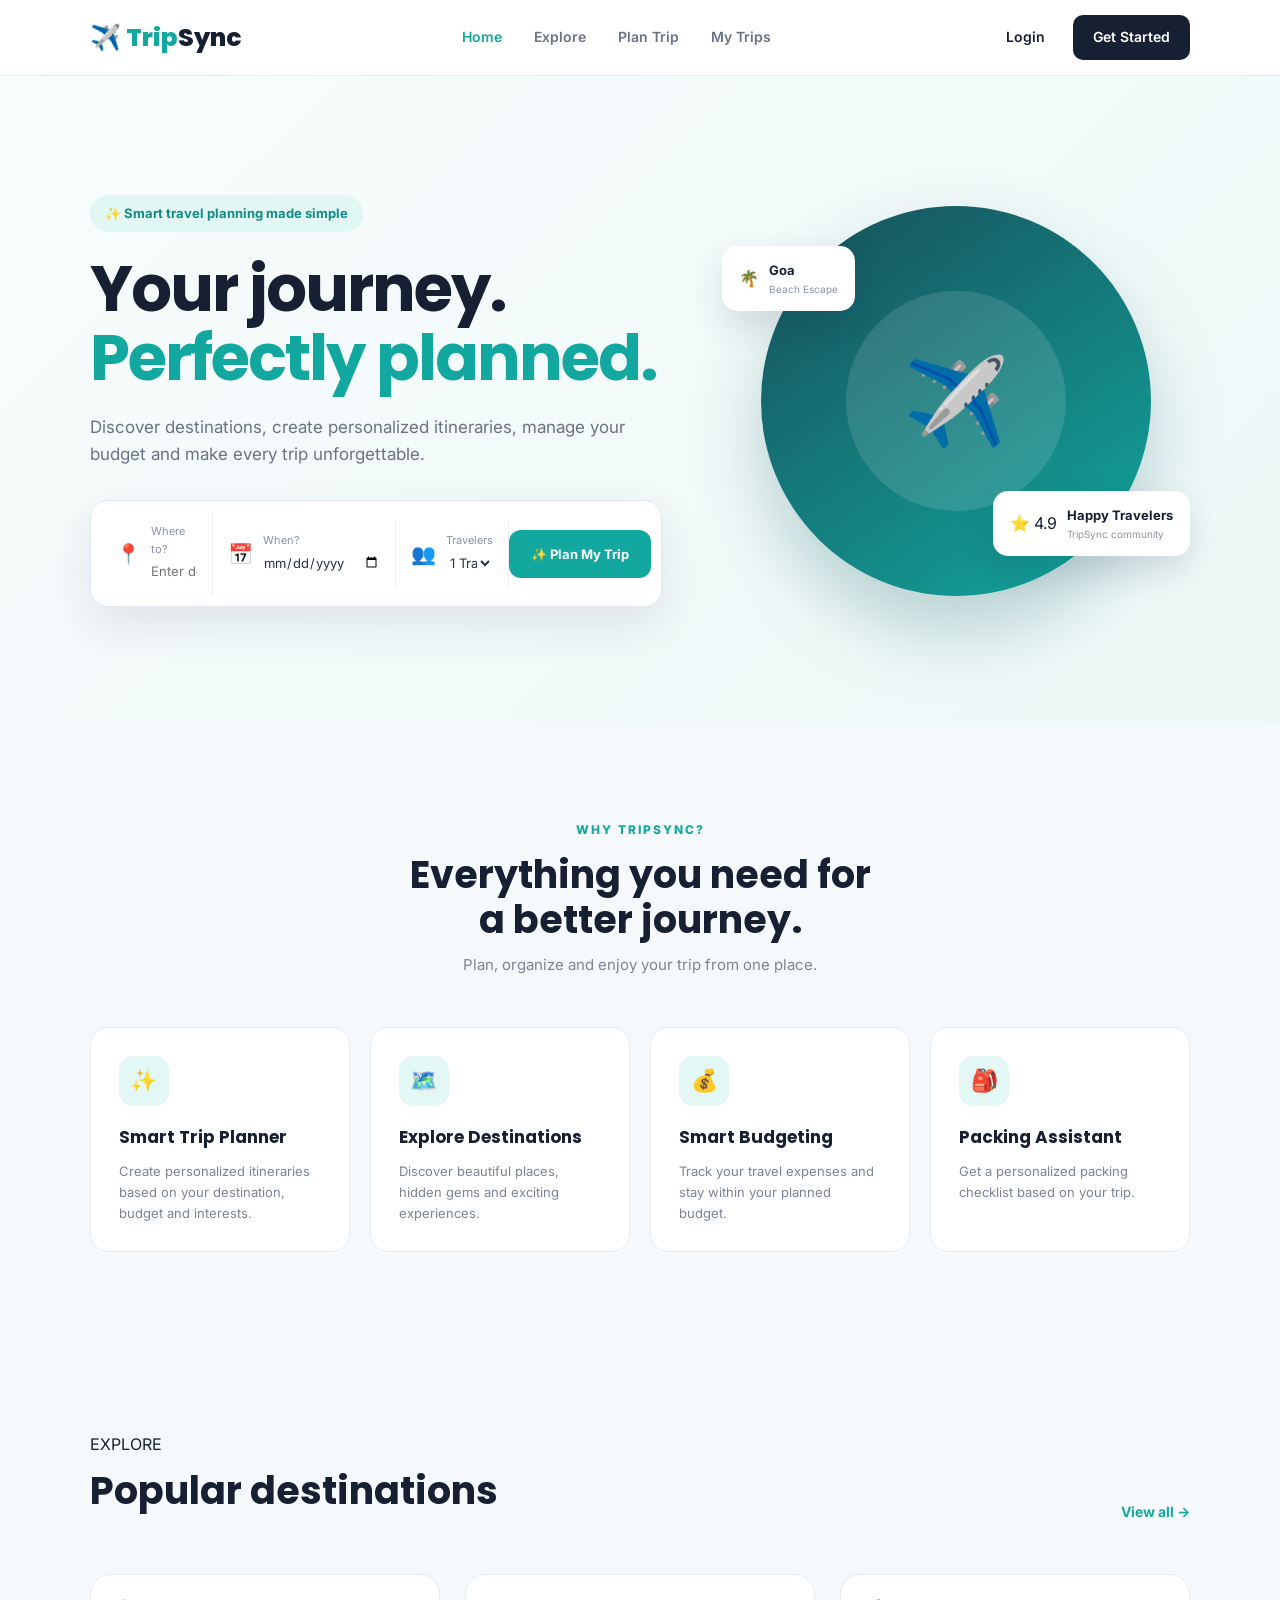
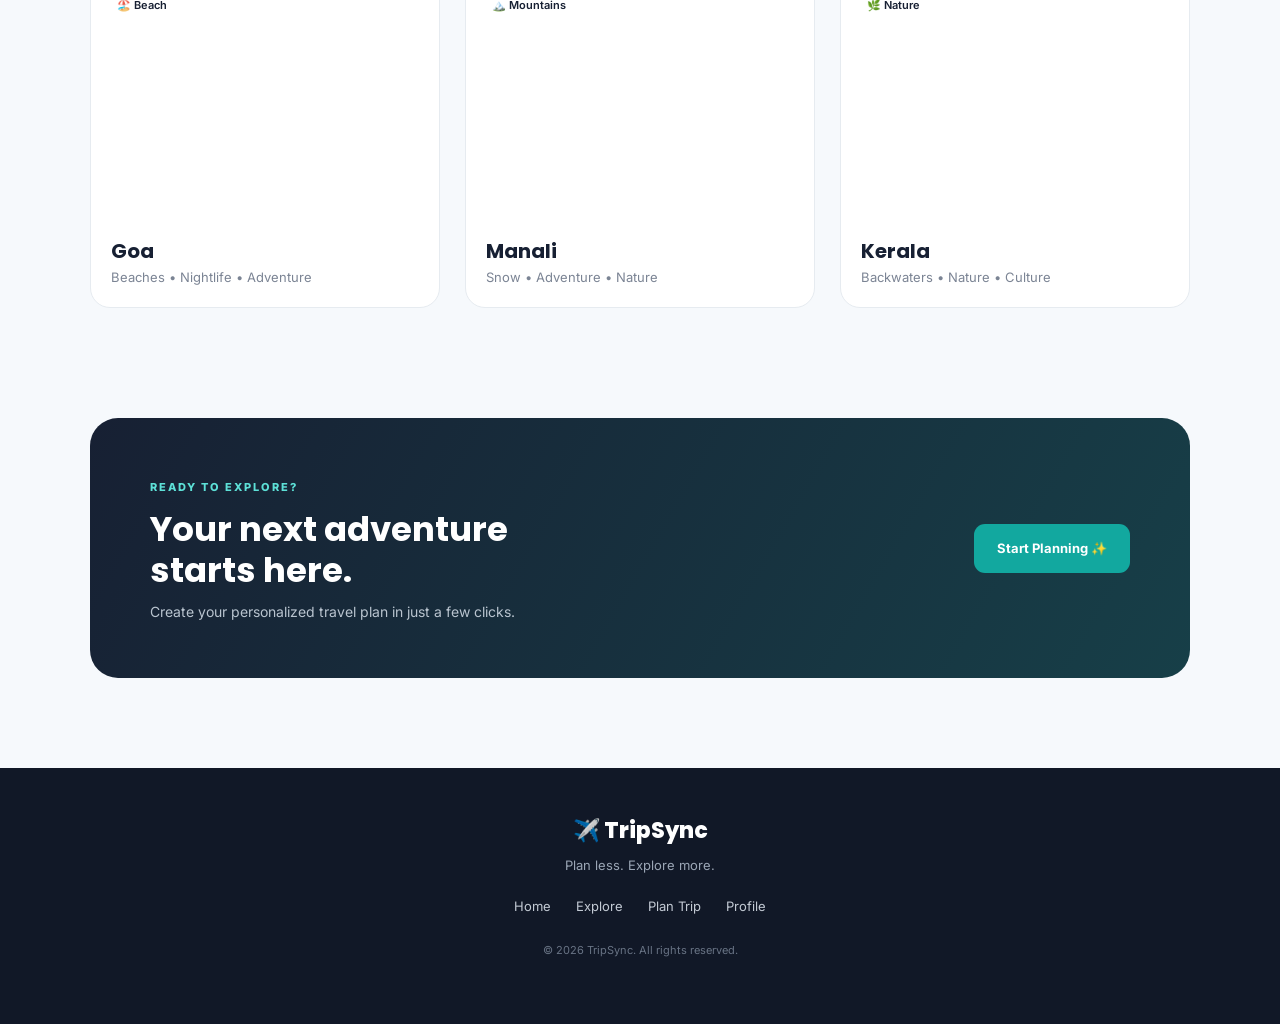
<file: frontend/index.html>
<!DOCTYPE html>
<html lang="en">

<head>
    <meta charset="UTF-8">

    <meta name="viewport"
        content="width=device-width, initial-scale=1.0">

    <title>TripSync | Plan Your Perfect Journey</title>

    <!-- Google Fonts -->
    <link rel="preconnect" href="https://fonts.googleapis.com">
    <link rel="preconnect" href="https://fonts.gstatic.com" crossorigin>

    <link href="https://fonts.googleapis.com/css2?family=Inter:wght@400;500;600;700&family=Poppins:wght@400;500;600;700;800&display=swap"
        rel="stylesheet">

    <!-- Main CSS -->
    <link rel="stylesheet" href="css/style.css">
</head>

<body>

    <!-- ================= NAVBAR ================= -->

    <header class="navbar">

        <div class="logo">
            ✈️ <span>Trip</span>Sync
        </div>

        <nav class="nav-links">

            <a href="index.html" class="active">Home</a>

            <a href="explore.html">Explore</a>

            <a href="planner.html">Plan Trip</a>

            <a href="saved-trips.html">My Trips</a>

        </nav>

        <div class="nav-buttons">

            <a href="login.html" class="login-btn">
                Login
            </a>

            <a href="register.html" class="signup-btn">
                Get Started
            </a>

        </div>

    </header>


    <!-- ================= HERO SECTION ================= -->

    <main>

        <section class="hero">

            <div class="hero-content">

                <div class="hero-badge">
                    ✨ Smart travel planning made simple
                </div>

                <h1>
                    Your journey.
                    <br>
                    <span>Perfectly planned.</span>
                </h1>

                <p>
                    Discover destinations, create personalized itineraries,
                    manage your budget and make every trip unforgettable.
                </p>


                <!-- QUICK TRIP SEARCH -->

                <div class="trip-search-card">

                    <div class="search-field">

                        <span class="field-icon">📍</span>

                        <div>
                            <small>Where to?</small>
                            <input
                                type="text"
                                id="destination"
                                placeholder="Enter destination">
                        </div>

                    </div>


                    <div class="search-field">

                        <span class="field-icon">📅</span>

                        <div>
                            <small>When?</small>
                            <input
                                type="date"
                                id="travelDate">
                        </div>

                    </div>


                    <div class="search-field">

                        <span class="field-icon">👥</span>

                        <div>
                            <small>Travelers</small>

                            <select id="travelers">

                                <option value="1">
                                    1 Traveler
                                </option>

                                <option value="2">
                                    2 Travelers
                                </option>

                                <option value="3">
                                    3 Travelers
                                </option>

                                <option value="4">
                                    4 Travelers
                                </option>

                                <option value="5">
                                    5+ Travelers
                                </option>

                            </select>

                        </div>

                    </div>


                    <button class="plan-btn"
                        onclick="startPlanning()">

                        ✨ Plan My Trip

                    </button>

                </div>

            </div>


            <!-- HERO VISUAL -->

            <div class="hero-visual">

                <div class="floating-card card-one">
                    🌴
                    <div>
                        <strong>Goa</strong>
                        <small>Beach Escape</small>
                    </div>
                </div>


                <div class="floating-card card-two">

                    ⭐ 4.9

                    <div>
                        <strong>Happy Travelers</strong>
                        <small>TripSync community</small>
                    </div>

                </div>


                <div class="hero-circle">

                    <div class="travel-icon">
                        ✈️
                    </div>

                </div>

            </div>

        </section>


        <!-- ================= FEATURES ================= -->

        <section class="features-section">

            <div class="section-heading">

                <span>WHY TRIPSYNC?</span>

                <h2>
                    Everything you need for
                    <br>
                    a better journey.
                </h2>

                <p>
                    Plan, organize and enjoy your trip from one place.
                </p>

            </div>


            <div class="features-grid">

                <div class="feature-card">

                    <div class="feature-icon">
                        ✨
                    </div>

                    <h3>Smart Trip Planner</h3>

                    <p>
                        Create personalized itineraries
                        based on your destination,
                        budget and interests.
                    </p>

                </div>


                <div class="feature-card">

                    <div class="feature-icon">
                        🗺️
                    </div>

                    <h3>Explore Destinations</h3>

                    <p>
                        Discover beautiful places,
                        hidden gems and exciting
                        experiences.
                    </p>

                </div>


                <div class="feature-card">

                    <div class="feature-icon">
                        💰
                    </div>

                    <h3>Smart Budgeting</h3>

                    <p>
                        Track your travel expenses
                        and stay within your planned
                        budget.
                    </p>

                </div>


                <div class="feature-card">

                    <div class="feature-icon">
                        🎒
                    </div>

                    <h3>Packing Assistant</h3>

                    <p>
                        Get a personalized packing
                        checklist based on your trip.
                    </p>

                </div>

            </div>

        </section>


        <!-- ================= POPULAR DESTINATIONS ================= -->

        <section class="destinations-section">

            <div class="section-heading destination-heading">

                <div>

                    <span>EXPLORE</span>

                    <h2>
                        Popular destinations
                    </h2>

                </div>

                <a href="explore.html">
                    View all →
                </a>

            </div>


            <div class="destination-grid">

                <div class="destination-card">

                    <div class="destination-image goa">

                        <span class="destination-tag">
                            🏖️ Beach
                        </span>

                    </div>

                    <div class="destination-info">

                        <h3>Goa</h3>

                        <p>Beaches • Nightlife • Adventure</p>

                    </div>

                </div>


                <div class="destination-card">

                    <div class="destination-image manali">

                        <span class="destination-tag">
                            🏔️ Mountains
                        </span>

                    </div>

                    <div class="destination-info">

                        <h3>Manali</h3>

                        <p>Snow • Adventure • Nature</p>

                    </div>

                </div>


                <div class="destination-card">

                    <div class="destination-image kerala">

                        <span class="destination-tag">
                            🌿 Nature
                        </span>

                    </div>

                    <div class="destination-info">

                        <h3>Kerala</h3>

                        <p>Backwaters • Nature • Culture</p>

                    </div>

                </div>

            </div>

        </section>


        <!-- ================= CTA ================= -->

        <section class="cta-section">

            <div>

                <span>READY TO EXPLORE?</span>

                <h2>
                    Your next adventure
                    <br>
                    starts here.
                </h2>

                <p>
                    Create your personalized travel plan
                    in just a few clicks.
                </p>

            </div>

            <a href="planner.html" class="cta-button">
                Start Planning ✨
            </a>

        </section>

    </main>


    <!-- ================= FOOTER ================= -->

    <footer class="footer">

        <div class="footer-logo">
            ✈️ TripSync
        </div>

        <p>
            Plan less. Explore more.
        </p>

        <div class="footer-links">

            <a href="index.html">Home</a>

            <a href="explore.html">Explore</a>

            <a href="planner.html">Plan Trip</a>

            <a href="profile.html">Profile</a>

        </div>

        <p class="copyright">
            © 2026 TripSync. All rights reserved.
        </p>

    </footer>


    <!-- JavaScript -->
    <script src="js/app.js"></script>

</body>

</html>
</file>
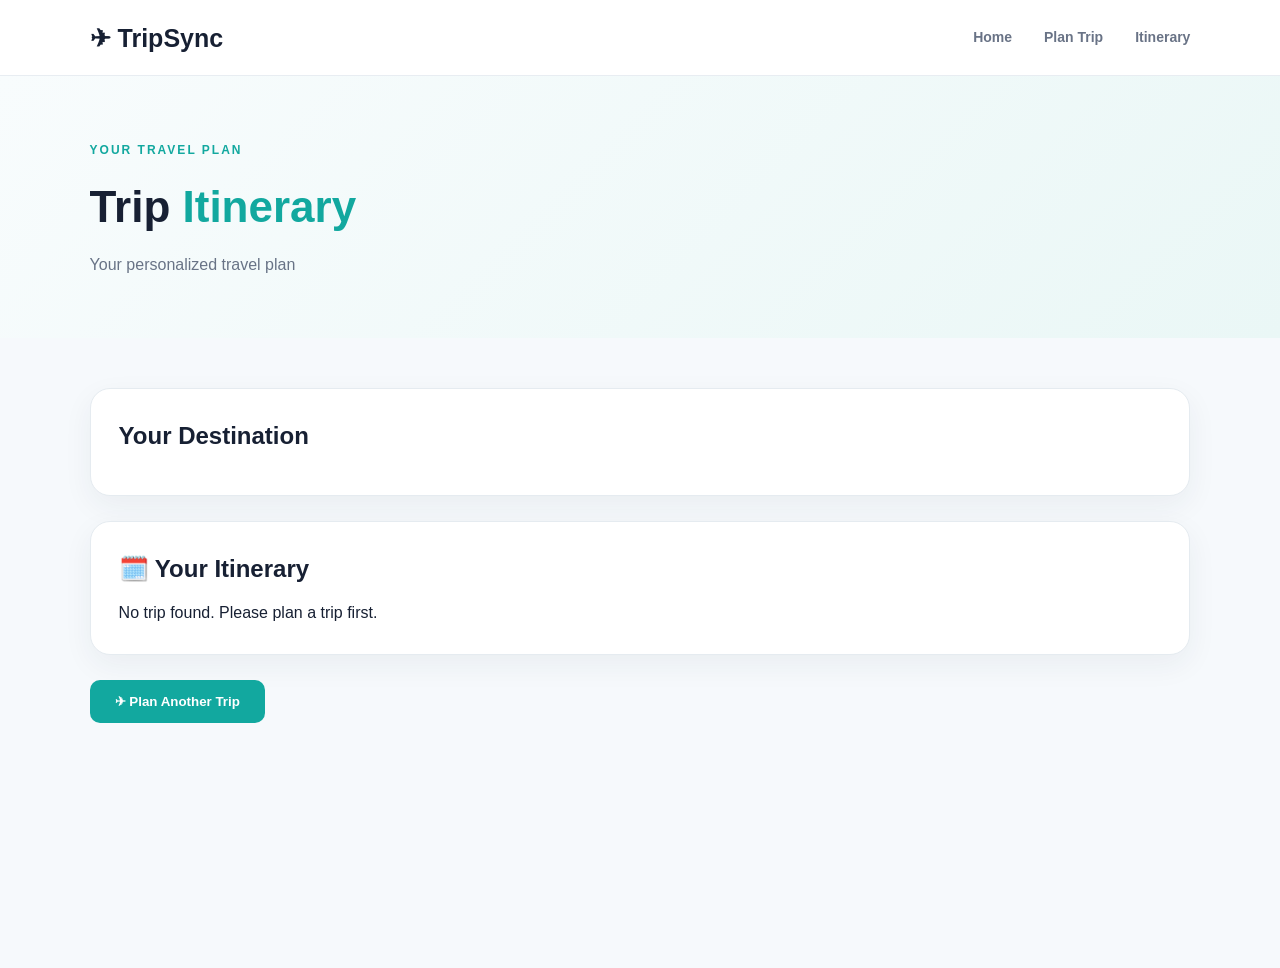
<file: frontend/itinerary.html>
<!DOCTYPE html>
<html lang="en">
<head>
    <meta charset="UTF-8">
    <meta name="viewport" content="width=device-width, initial-scale=1.0">

    <title>TripSync | My Itinerary</title>

    <link rel="stylesheet" href="css/style.css">
    <link rel="stylesheet" href="css/itinerary.css">
</head>

<body>

<nav class="navbar">
    <div class="logo">✈ TripSync</div>

    <div class="nav-links">
        <a href="index.html">Home</a>
        <a href="planner.html">Plan Trip</a>
        <a href="itinerary.html">Itinerary</a>
    </div>
</nav>


<section class="itinerary-header">
    <span>YOUR TRAVEL PLAN</span>
    <h1>Trip <span>Itinerary</span></h1>
    <p id="tripSummary">Your personalized travel plan</p>
</section>


<main class="itinerary-container">

    <div class="trip-info">
        <h2 id="tripDestination">Your Destination</h2>

        <p id="tripDates"></p>
        <p id="tripTravelers"></p>
        <p id="tripBudget"></p>
    </div>


    <div class="itinerary-card">

        <h2>🗓️ Your Itinerary</h2>

        <div id="itineraryList"></div>

    </div>


    <button class="back-btn" onclick="location.href='planner.html'">
        ✈ Plan Another Trip
    </button>

</main>


<script src="js/itinerary.js"></script>

</body>
</html>
</file>
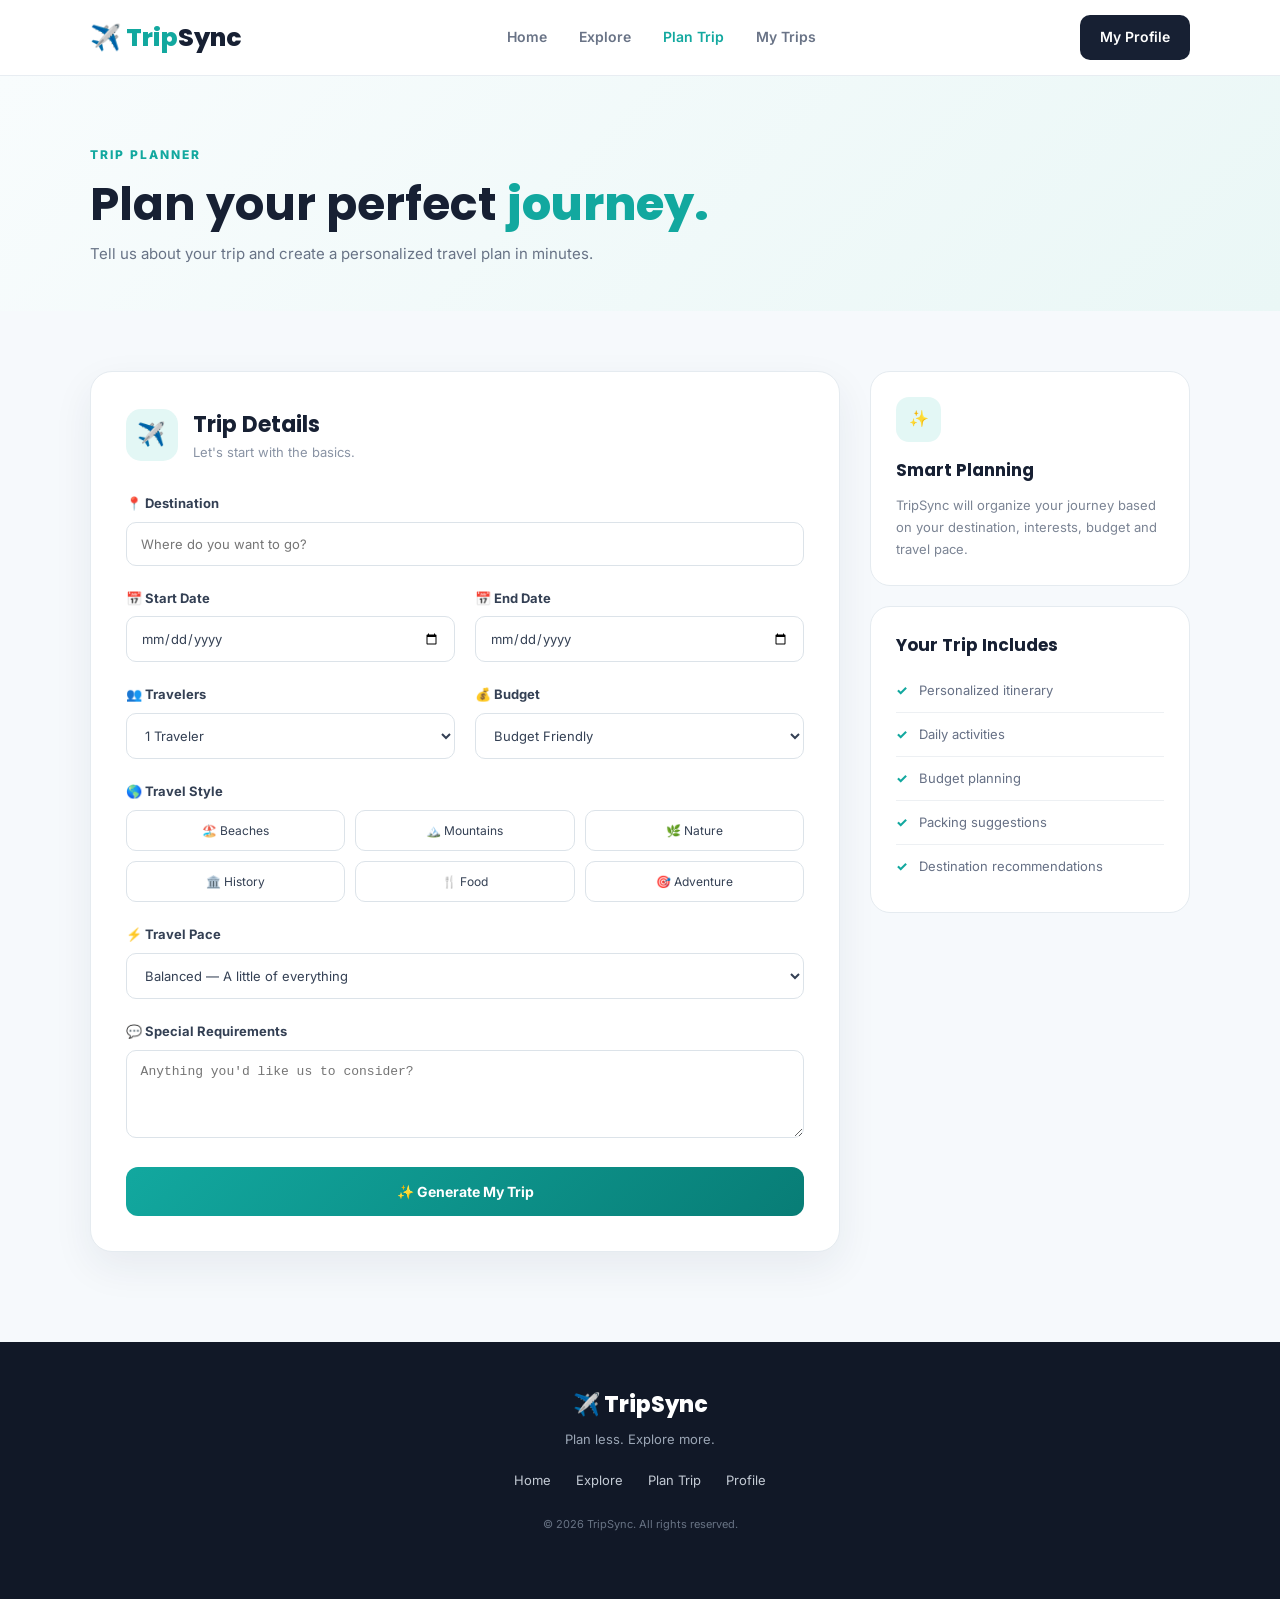
<file: frontend/planner.html>
<!DOCTYPE html>
<html lang="en">

<head>
    <meta charset="UTF-8">
    <meta name="viewport" content="width=device-width, initial-scale=1.0">

    <title>TripSync | Plan Your Trip</title>

    <link rel="preconnect" href="https://fonts.googleapis.com">
    <link rel="preconnect" href="https://fonts.gstatic.com" crossorigin>

    <link href="https://fonts.googleapis.com/css2?family=Inter:wght@400;500;600;700&family=Poppins:wght@500;600;700;800&display=swap"
        rel="stylesheet">

    <link rel="stylesheet" href="css/style.css">
    <link rel="stylesheet" href="css/planner.css">
</head>

<body>

    <!-- NAVBAR -->

    <header class="navbar">

        <a href="index.html" class="logo">
            ✈️ <span>Trip</span>Sync
        </a>

        <nav class="nav-links">
            <a href="index.html">Home</a>
            <a href="explore.html">Explore</a>
            <a href="planner.html" class="active">Plan Trip</a>
            <a href="saved-trips.html">My Trips</a>
        </nav>

        <div class="nav-buttons">
            <a href="profile.html" class="signup-btn">
                My Profile
            </a>
        </div>

    </header>


    <!-- PAGE HEADER -->

    <section class="planner-header">

        <div>
            <span>TRIP PLANNER</span>

            <h1>
                Plan your perfect
                <span>journey.</span>
            </h1>

            <p>
                Tell us about your trip and create a personalized
                travel plan in minutes.
            </p>
        </div>

    </section>


    <!-- PLANNER -->

    <main class="planner-container">

        <div class="planner-card">

            <div class="planner-title">

                <div class="planner-icon">
                    ✈️
                </div>

                <div>
                    <h2>Trip Details</h2>
                    <p>Let's start with the basics.</p>
                </div>

            </div>


            <!-- DESTINATION -->

            <div class="form-group full">

                <label for="plannerDestination">
                    📍 Destination
                </label>

                <input
                    type="text"
                    id="plannerDestination"
                    placeholder="Where do you want to go?"
                >

            </div>


            <!-- DATES -->

            <div class="form-row">

                <div class="form-group">

                    <label for="startDate">
                        📅 Start Date
                    </label>

                    <input
                        type="date"
                        id="startDate"
                    >

                </div>


                <div class="form-group">

                    <label for="endDate">
                        📅 End Date
                    </label>

                    <input
                        type="date"
                        id="endDate"
                    >

                </div>

            </div>


            <!-- TRAVELERS + BUDGET -->

            <div class="form-row">

                <div class="form-group">

                    <label for="plannerTravelers">
                        👥 Travelers
                    </label>

                    <select id="plannerTravelers">

                        <option value="1">
                            1 Traveler
                        </option>

                        <option value="2">
                            2 Travelers
                        </option>

                        <option value="3">
                            3 Travelers
                        </option>

                        <option value="4">
                            4 Travelers
                        </option>

                        <option value="5">
                            5 Travelers
                        </option>

                        <option value="6+">
                            6+ Travelers
                        </option>

                    </select>

                </div>


                <div class="form-group">

                    <label for="budget">
                        💰 Budget
                    </label>

                    <select id="budget">

                        <option value="budget">
                            Budget Friendly
                        </option>

                        <option value="moderate">
                            Moderate
                        </option>

                        <option value="premium">
                            Premium
                        </option>

                        <option value="luxury">
                            Luxury
                        </option>

                    </select>

                </div>

            </div>


            <!-- TRAVEL STYLE -->

            <div class="form-group">

                <label>
                    🌎 Travel Style
                </label>

                <div class="interest-grid">

                    <button type="button" class="interest-btn">
                        🏖️ Beaches
                    </button>

                    <button type="button" class="interest-btn">
                        🏔️ Mountains
                    </button>

                    <button type="button" class="interest-btn">
                        🌿 Nature
                    </button>

                    <button type="button" class="interest-btn">
                        🏛️ History
                    </button>

                    <button type="button" class="interest-btn">
                        🍴 Food
                    </button>

                    <button type="button" class="interest-btn">
                        🎯 Adventure
                    </button>

                </div>

            </div>


            <!-- TRAVEL PACE -->

            <div class="form-group">

                <label for="travelPace">
                    ⚡ Travel Pace
                </label>

                <select id="travelPace">

                    <option value="relaxed">
                        Relaxed — Take it slow
                    </option>

                    <option value="balanced" selected>
                        Balanced — A little of everything
                    </option>

                    <option value="packed">
                        Packed — See as much as possible
                    </option>

                </select>

            </div>


            <!-- SPECIAL REQUEST -->

            <div class="form-group">

                <label for="specialRequest">
                    💬 Special Requirements
                </label>

                <textarea
                    id="specialRequest"
                    rows="4"
                    placeholder="Anything you'd like us to consider?"
                ></textarea>

            </div>


            <!-- GENERATE BUTTON -->

            <button
                type="button"
                class="generate-btn"
                onclick="generateTrip()"
            >
                ✨ Generate My Trip
            </button>

        </div>


        <!-- SIDE INFORMATION -->

        <aside class="planner-side">

            <div class="smart-card">

                <div class="smart-icon">
                    ✨
                </div>

                <h3>Smart Planning</h3>

                <p>
                    TripSync will organize your journey based on
                    your destination, interests, budget and travel pace.
                </p>

            </div>


            <div class="check-card">

                <h3>Your Trip Includes</h3>

                <div class="check-item">
                    <span>✓</span>
                    Personalized itinerary
                </div>

                <div class="check-item">
                    <span>✓</span>
                    Daily activities
                </div>

                <div class="check-item">
                    <span>✓</span>
                    Budget planning
                </div>

                <div class="check-item">
                    <span>✓</span>
                    Packing suggestions
                </div>

                <div class="check-item">
                    <span>✓</span>
                    Destination recommendations
                </div>

            </div>

        </aside>

    </main>


    <!-- FOOTER -->

    <footer class="footer">

        <div class="footer-logo">
            ✈️ TripSync
        </div>

        <p>
            Plan less. Explore more.
        </p>

        <div class="footer-links">

            <a href="index.html">Home</a>
            <a href="explore.html">Explore</a>
            <a href="planner.html">Plan Trip</a>
            <a href="profile.html">Profile</a>

        </div>

        <p class="copyright">
            © 2026 TripSync. All rights reserved.
        </p>

    </footer>


    <script src="js/planner.js"></script>

</body>

</html>
</file>
<file: frontend/css/style.css>
*{margin:0;padding:0;box-sizing:border-box}
html{scroll-behavior:smooth}
body{font-family:Inter,sans-serif;background:#f6f9fc;color:#172033;line-height:1.6}
a{text-decoration:none;color:inherit}
button,input,select{font-family:inherit}

/* NAVBAR */
.navbar{
height:76px;padding:0 7%;display:flex;align-items:center;
justify-content:space-between;background:#fff;border-bottom:1px solid #e8edf2;
position:sticky;top:0;z-index:1000
}
.logo{font-family:Poppins,sans-serif;font-size:25px;font-weight:800}
.logo span{color:#12a89f}
.nav-links{display:flex;gap:32px}
.nav-links a{font-size:14px;font-weight:600;color:#697386;transition:.3s}
.nav-links a:hover,.nav-links a.active{color:#12a89f}
.nav-buttons{display:flex;gap:12px;align-items:center}
.login-btn{padding:10px 16px;font-size:14px;font-weight:600}
.signup-btn{padding:11px 20px;background:#172033;color:#fff;border-radius:10px;font-size:14px;font-weight:600}
.signup-btn:hover{background:#12a89f}

/* HERO */
.hero{
min-height:650px;padding:75px 7%;display:grid;
grid-template-columns:1.1fr .9fr;align-items:center;gap:60px;
background:linear-gradient(135deg,#f8fcfd,#edf8f7)
}
.hero-content{max-width:700px}
.hero-badge{
display:inline-block;padding:8px 15px;border-radius:30px;
background:#e1f7f4;color:#108c85;font-size:13px;font-weight:700;margin-bottom:22px
}
.hero h1{
font-family:Poppins,sans-serif;font-size:clamp(42px,5vw,70px);
line-height:1.08;letter-spacing:-2px;margin-bottom:22px
}
.hero h1 span{color:#12a89f}
.hero-content>p{max-width:580px;color:#687386;font-size:17px;margin-bottom:32px}

/* SEARCH */
.trip-search-card{
display:flex;align-items:center;padding:10px;background:#fff;
border:1px solid #e3e9ef;border-radius:18px;
box-shadow:0 18px 45px rgba(26,43,65,.1)
}
.search-field{
flex:1;display:flex;align-items:center;gap:10px;
padding:12px 15px;border-right:1px solid #edf0f3
}
.field-icon{font-size:20px}
.search-field small{display:block;color:#8993a4;font-size:11px}
.search-field input,.search-field select{
width:100%;border:0;outline:0;background:transparent;color:#263247;font-size:13px
}
.plan-btn{
border:0;padding:16px 22px;border-radius:12px;
background:#12a89f;color:#fff;font-size:13px;font-weight:700;cursor:pointer
}
.plan-btn:hover{background:#0d8e87;transform:translateY(-2px)}

/* HERO VISUAL */
.hero-visual{
min-height:470px;position:relative;display:flex;align-items:center;justify-content:center
}
.hero-circle{
width:390px;height:390px;border-radius:50%;
background:linear-gradient(145deg,#174e58,#12a89f);
display:flex;align-items:center;justify-content:center;
box-shadow:0 35px 70px rgba(20,90,95,.25)
}
.travel-icon{
width:220px;height:220px;border-radius:50%;
background:rgba(255,255,255,.12);
display:flex;align-items:center;justify-content:center;font-size:85px
}
.floating-card{
position:absolute;display:flex;align-items:center;gap:10px;
padding:14px 17px;background:#fff;border-radius:15px;
box-shadow:0 15px 35px rgba(24,40,60,.13)
}
.floating-card strong{display:block;font-size:13px}
.floating-card small{display:block;font-size:10px;color:#8a94a6}
.card-one{left:0;top:80px}
.card-two{right:0;bottom:80px}

/* SECTIONS */
.features-section,.destinations-section{padding:90px 7%}
.section-heading{text-align:center;margin-bottom:50px}
.section-heading>span{color:#12a89f;font-size:12px;font-weight:800;letter-spacing:2px}
.section-heading h2{
font-family:Poppins,sans-serif;font-size:38px;line-height:1.2;margin:10px 0
}
.section-heading p{color:#7b8494;font-size:15px}

/* FEATURES */
.features-grid{display:grid;grid-template-columns:repeat(4,1fr);gap:20px}
.feature-card{
padding:28px;background:#fff;border:1px solid #e6ebf0;
border-radius:18px;transition:.3s
}
.feature-card:hover{transform:translateY(-7px);box-shadow:0 18px 40px rgba(30,48,70,.1)}
.feature-icon{
width:50px;height:50px;display:flex;align-items:center;justify-content:center;
background:#e3f7f5;border-radius:14px;font-size:22px;margin-bottom:18px
}
.feature-card h3{font-family:Poppins,sans-serif;font-size:17px;margin-bottom:10px}
.feature-card p{color:#7b8494;font-size:13px}

/* DESTINATIONS */
.destination-heading{
display:flex;align-items:end;justify-content:space-between;text-align:left
}
.destination-heading a{color:#12a89f;font-size:14px;font-weight:700}
.destination-grid{display:grid;grid-template-columns:repeat(3,1fr);gap:25px}
.destination-card{
overflow:hidden;background:#fff;border:1px solid #e6ebf0;
border-radius:20px;transition:.3s
}
.destination-card:hover{transform:translateY(-6px);box-shadow:0 18px 40px rgba(30,48,70,.12)}
.destination-image{height:240px;position:relative;background-size:cover;background-position:center}
.goa{background-image:url("https://images.unsplash.com/photo-1512343879784-a960bf40e7f2?auto=format&fit=crop&w=900&q=80")}
.manali{background-image:url("https://images.unsplash.com/photo-1605649487212-47bdab064df7?auto=format&fit=crop&w=900&q=80")}
.kerala{background-image:url("https://images.unsplash.com/photo-1602216056096-3b40cc0c9944?auto=format&fit=crop&w=900&q=80")}
.destination-tag{
position:absolute;top:15px;left:15px;padding:7px 11px;
background:#fff;border-radius:20px;font-size:11px;font-weight:600
}
.destination-info{padding:20px}
.destination-info h3{font-family:Poppins,sans-serif;font-size:20px}
.destination-info p{color:#7b8494;font-size:13px}

/* CTA */
.cta-section{
margin:20px 7% 90px;padding:55px 60px;display:flex;
align-items:center;justify-content:space-between;
background:linear-gradient(120deg,#172033,#173f48);
color:#fff;border-radius:28px
}
.cta-section span{color:#5de0d7;font-size:11px;font-weight:800;letter-spacing:2px}
.cta-section h2{font-family:Poppins,sans-serif;font-size:34px;line-height:1.2;margin:10px 0}
.cta-section p{color:#b9c4cf;font-size:14px}
.cta-button{
padding:14px 23px;background:#12a89f;color:#fff;border-radius:11px;
font-size:13px;font-weight:700
}

/* FOOTER */
.footer{padding:45px 7%;background:#111827;color:#fff;text-align:center}
.footer-logo{font-family:Poppins,sans-serif;font-size:22px;font-weight:800}
.footer>p{color:#9ba6b5;font-size:13px;margin:7px 0 20px}
.footer-links{display:flex;justify-content:center;gap:25px;margin-bottom:25px}
.footer-links a{color:#c3cad4;font-size:13px}
.footer-links a:hover{color:#5de0d7}
.footer .copyright{font-size:11px;color:#687384}

/* RESPONSIVE */
@media(max-width:1000px){
.hero{grid-template-columns:1fr;text-align:center}
.hero-content{margin:auto}
.hero-content>p{margin-left:auto;margin-right:auto}
.features-grid{grid-template-columns:repeat(2,1fr)}
.destination-grid{grid-template-columns:1fr}
}

@media(max-width:700px){
.navbar{padding:0 5%}
.nav-links,.login-btn{display:none}
.hero{padding:55px 5%}
.hero h1{font-size:43px}
.trip-search-card{flex-direction:column;align-items:stretch}
.search-field{border-right:0;border-bottom:1px solid #edf0f4}
.plan-btn{width:100%;margin-top:8px}
.hero-circle{width:280px;height:280px}
.travel-icon{width:160px;height:160px;font-size:60px}
.features-section,.destinations-section{padding:70px 5%}
.features-grid{grid-template-columns:1fr}
.section-heading h2{font-size:30px}
.destination-heading{display:block}
.destination-heading a{display:inline-block;margin-top:15px}
.cta-section{margin:10px 5% 60px;padding:40px 28px;flex-direction:column;align-items:flex-start}
.cta-section h2{font-size:29px}
.footer-links{flex-wrap:wrap}
}
</file>
<file: frontend/css/itinerary.css>
.itinerary-header{
    padding:60px 7%;
    background:linear-gradient(135deg,#f8fcfd,#eaf7f6);
}

.itinerary-header span{
    color:#12a89f;
    font-size:12px;
    font-weight:800;
    letter-spacing:2px;
}

.itinerary-header h1{
    font-family:Poppins,sans-serif;
    font-size:44px;
    margin:10px 0;
}

.itinerary-header h1 span{
    color:#12a89f;
    font-size:inherit;
    letter-spacing:0;
}

.itinerary-header p{
    color:#687386;
}

.itinerary-container{
    padding:50px 7%;
    background:#f6f9fc;
    min-height:70vh;
}

.trip-info,
.itinerary-card{
    background:#fff;
    padding:28px;
    border-radius:20px;
    border:1px solid #e5ebf0;
    margin-bottom:25px;
    box-shadow:0 10px 30px rgba(30,48,70,.06);
}

.trip-info h2,
.itinerary-card h2{
    font-family:Poppins,sans-serif;
    margin-bottom:12px;
}

.trip-info p{
    color:#687386;
    margin:5px 0;
}

.day-card{
    padding:20px;
    margin-top:15px;
    border-left:4px solid #12a89f;
    background:#f8fbfc;
    border-radius:10px;
}

.day-card h3{
    color:#087d76;
    margin-bottom:8px;
}

.day-card p{
    color:#667085;
    font-size:14px;
}

.back-btn{
    padding:14px 25px;
    border:0;
    border-radius:10px;
    background:#12a89f;
    color:white;
    font-weight:700;
    cursor:pointer;
}

.back-btn:hover{
    background:#087d76;
}

@media(max-width:600px){
    .itinerary-header h1{
        font-size:34px;
    }

    .itinerary-container{
        padding:35px 5%;
    }
}
</file>
<file: frontend/css/planner.css>
/* ================================
   TRIPSYNC PLANNER
   ================================ */

.planner-header{
    padding:65px 7% 45px;
    background:linear-gradient(135deg,#f8fcfd,#eaf7f6);
}

.planner-header span{
    color:#12a89f;
    font-size:12px;
    font-weight:800;
    letter-spacing:2px;
}

.planner-header h1{
    font-family:Poppins,sans-serif;
    font-size:46px;
    line-height:1.2;
    margin:10px 0;
}

.planner-header h1 span{
    color:#12a89f;
    font-size:inherit;
    letter-spacing:0;
}

.planner-header p{
    color:#687386;
    font-size:15px;
    max-width:600px;
}


/* MAIN */

.planner-container{
    padding:60px 7% 90px;
    display:grid;
    grid-template-columns:1fr 320px;
    gap:30px;
    background:#f6f9fc;
}


/* FORM CARD */

.planner-card{
    background:#fff;
    padding:35px;
    border:1px solid #e5ebf0;
    border-radius:22px;
    box-shadow:0 15px 40px rgba(30,48,70,.07);
}

.planner-title{
    display:flex;
    align-items:center;
    gap:15px;
    margin-bottom:30px;
}

.planner-icon{
    width:52px;
    height:52px;
    display:flex;
    align-items:center;
    justify-content:center;
    background:#e3f7f5;
    border-radius:15px;
    font-size:23px;
}

.planner-title h2{
    font-family:Poppins,sans-serif;
    font-size:22px;
}

.planner-title p{
    color:#8993a4;
    font-size:13px;
}


/* FORM */

.form-row{
    display:grid;
    grid-template-columns:1fr 1fr;
    gap:20px;
}

.form-group{
    margin-bottom:22px;
}

.form-group label{
    display:block;
    font-size:13px;
    font-weight:700;
    margin-bottom:8px;
    color:#344054;
}

.form-group input,
.form-group select,
.form-group textarea{
    width:100%;
    padding:13px 14px;
    border:1px solid #dce3e9;
    border-radius:10px;
    outline:none;
    background:#fff;
    color:#344054;
    font-size:13px;
    transition:.25s;
}

.form-group textarea{
    resize:vertical;
}

.form-group input:focus,
.form-group select:focus,
.form-group textarea:focus{
    border-color:#12a89f;
    box-shadow:0 0 0 3px rgba(18,168,159,.1);
}


/* INTERESTS */

.interest-grid{
    display:grid;
    grid-template-columns:repeat(3,1fr);
    gap:10px;
}

.interest-btn{
    padding:12px 8px;
    border:1px solid #dce3e9;
    background:#fff;
    border-radius:10px;
    color:#344054;
    cursor:pointer;
    font-size:12px;
    transition:.25s;
}

.interest-btn:hover,
.interest-btn.selected{
    background:#e3f7f5;
    border-color:#12a89f;
    color:#087d76;
}


/* GENERATE BUTTON */

.generate-btn{
    width:100%;
    padding:16px;
    border:0;
    border-radius:12px;
    background:linear-gradient(135deg,#12a89f,#087d76);
    color:#fff;
    font-size:14px;
    font-weight:700;
    cursor:pointer;
    transition:.3s;
}

.generate-btn:hover{
    transform:translateY(-2px);
    box-shadow:0 10px 25px rgba(18,168,159,.25);
}


/* SIDE CARDS */

.planner-side{
    display:flex;
    flex-direction:column;
    gap:20px;
}

.smart-card,
.check-card{
    background:#fff;
    border:1px solid #e5ebf0;
    border-radius:20px;
    padding:25px;
}

.smart-icon{
    width:45px;
    height:45px;
    display:flex;
    align-items:center;
    justify-content:center;
    background:#e3f7f5;
    border-radius:13px;
    margin-bottom:15px;
}

.smart-card h3,
.check-card h3{
    font-family:Poppins,sans-serif;
    font-size:17px;
    margin-bottom:10px;
}

.smart-card p{
    color:#7b8494;
    font-size:13px;
    line-height:1.7;
}

.check-item{
    padding:11px 0;
    border-bottom:1px solid #edf0f3;
    color:#667085;
    font-size:13px;
}

.check-item:last-child{
    border-bottom:0;
}

.check-item span{
    color:#12a89f;
    font-weight:800;
    margin-right:8px;
}


/* RESPONSIVE */

@media(max-width:900px){

    .planner-container{
        grid-template-columns:1fr;
    }

    .planner-side{
        display:grid;
        grid-template-columns:1fr 1fr;
    }
}

@media(max-width:650px){

    .planner-header{
        padding:45px 5% 35px;
    }

    .planner-header h1{
        font-size:36px;
    }

    .planner-container{
        padding:35px 5% 60px;
    }

    .planner-card{
        padding:22px;
    }

    .form-row{
        grid-template-columns:1fr;
        gap:0;
    }

    .interest-grid{
        grid-template-columns:1fr 1fr;
    }

    .planner-side{
        display:flex;
    }
}
</file>
